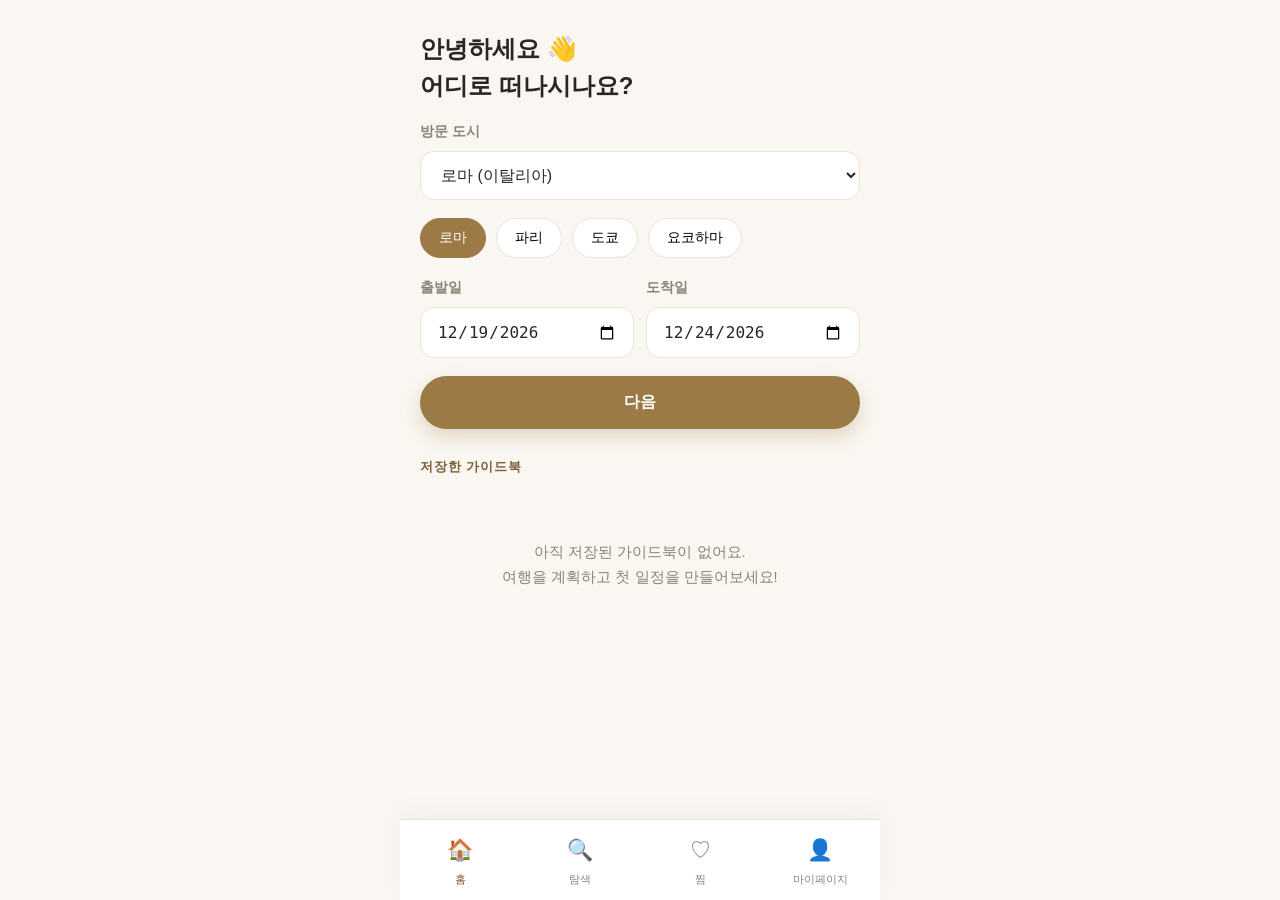
<file: index.html>
<!DOCTYPE html>
<html lang="ko">
<head>
  <meta charset="UTF-8" />
  <meta name="viewport" content="width=device-width, initial-scale=1.0" />
  <title>홈 · 세계 유명도시 여행 가이드북</title>
  <link rel="manifest" href="./manifest.webmanifest" />
  <meta name="theme-color" content="#9c7a45" />
  <link rel="icon" href="./icons/icon.svg" type="image/svg+xml" />
  <link rel="apple-touch-icon" href="./icons/apple-touch-icon.png" />
  <meta name="apple-mobile-web-app-capable" content="yes" />
  <meta name="apple-mobile-web-app-status-bar-style" content="black-translucent" />
  <meta name="apple-mobile-web-app-title" content="여행가이드북" />
  <link rel="stylesheet" href="./css/style.css" />
</head>
<body>
  <main class="screen">
    <h2 style="margin:6px 0 18px;">안녕하세요 👋<br />어디로 떠나시나요?</h2>

    <form id="trip-form">
      <div class="field">
        <label for="city-select">방문 도시</label>
        <select id="city-select" required></select>
      </div>

      <div class="chip-row" id="city-chips"></div>

      <div class="field-row">
        <div class="field">
          <label for="start-date">출발일</label>
          <input type="date" id="start-date" required />
        </div>
        <div class="field">
          <label for="end-date">도착일</label>
          <input type="date" id="end-date" required />
        </div>
      </div>

      <button type="submit" class="btn-primary">다음</button>
    </form>

    <div class="section-title">저장한 가이드북</div>
    <div id="saved-trips"></div>
  </main>

  <nav class="bottom-nav">
    <a href="index.html" class="nav-item"><span>🏠</span><span>홈</span></a>
    <a href="explore.html" class="nav-item" data-trip-aware><span>🔍</span><span>탐색</span></a>
    <a href="favorites.html" class="nav-item" data-trip-aware><span>♡</span><span>찜</span></a>
    <a href="mypage.html" class="nav-item"><span>👤</span><span>마이페이지</span></a>
  </nav>

  <script src="./js/storage.js"></script>
  <script src="./js/cities-data.js"></script>
  <script src="./js/app.js"></script>
  <script>
    const citySelect = document.getElementById('city-select');
    const cityChips = document.getElementById('city-chips');
    const startInput = document.getElementById('start-date');
    const endInput = document.getElementById('end-date');
    const savedTripsEl = document.getElementById('saved-trips');

    function todayPlus(days) {
      const d = new Date();
      d.setDate(d.getDate() + days);
      return d.toISOString().slice(0, 10);
    }
    startInput.value = todayPlus(14);
    endInput.value = todayPlus(19);

    const cities = CITIES;
    citySelect.innerHTML = cities
      .map((c) => `<option value="${c.id}" data-name="${c.name}">${c.name} (${c.country})</option>`)
      .join('');

    cityChips.innerHTML = cities
      .map((c, i) => `<button type="button" class="chip${i === 0 ? ' active' : ''}" data-city="${c.id}">${c.name}</button>`)
      .join('');

    cityChips.addEventListener('click', (e) => {
      const btn = e.target.closest('.chip');
      if (!btn) return;
      citySelect.value = btn.dataset.city;
      cityChips.querySelectorAll('.chip').forEach((c) => c.classList.remove('active'));
      btn.classList.add('active');
    });

    citySelect.addEventListener('change', () => {
      cityChips.querySelectorAll('.chip').forEach((c) => {
        c.classList.toggle('active', c.dataset.city === citySelect.value);
      });
    });

    // 같은 도시 + 같은 날짜로 다시 "다음"을 누르면 새로 만들지 않고 기존 것을 이어서 연다.
    function findExistingTrip(city, startDate, endDate) {
      return getTrips().find(
        (t) => t.city === city && t.startDate === startDate && t.endDate === endDate
      );
    }

    document.getElementById('trip-form').addEventListener('submit', (e) => {
      e.preventDefault();
      if (endInput.value < startInput.value) {
        alert('도착일은 출발일 이후여야 합니다.');
        return;
      }
      const opt = citySelect.selectedOptions[0];
      const city = citySelect.value;
      const startDate = startInput.value;
      const endDate = endInput.value;

      const existing = findExistingTrip(city, startDate, endDate);
      if (existing) {
        setCurrentTripId(existing.id);
        location.href = `explore.html?trip=${existing.id}`;
        return;
      }

      const trip = createTrip({
        city,
        cityName: opt.dataset.name,
        startDate,
        endDate,
      });
      location.href = `explore.html?trip=${trip.id}`;
    });

    // 찜한 곳이 하나도 없고 일정도 안 만든, 그냥 "다음"만 눌러본 빈 계획은
    // 홈 화면 목록에 쌓이지 않게 걸러낸다. (완전히 지워지는 건 아니라서
    // 마이페이지에서는 계속 보이고, 필요하면 거기서 삭제할 수 있다.)
    function renderSavedTrips() {
      const trips = getTrips().filter((t) => t.favorites.length > 0 || t.days.length > 0);
      if (!trips.length) {
        savedTripsEl.innerHTML = '<p class="empty-state">아직 저장된 가이드북이 없어요.<br />여행을 계획하고 첫 일정을 만들어보세요!</p>';
        return;
      }
      savedTripsEl.innerHTML = trips
        .map(
          (t) => `
        <div class="trip-card">
          <a href="itinerary.html?trip=${t.id}" style="display:block;">
            <div class="trip-card-title">${t.cityName} ${t.days.length ? '' : '(계획 중)'}</div>
            <div class="trip-card-dates">${t.startDate} ~ ${t.endDate} · 찜 ${t.favorites.length}곳</div>
          </a>
          <div class="trip-card-actions">
            <a href="itinerary.html?trip=${t.id}">열기</a>
            <button data-delete="${t.id}">삭제</button>
          </div>
        </div>`
        )
        .join('');
    }

    savedTripsEl.addEventListener('click', (e) => {
      const deleteBtn = e.target.closest('[data-delete]');
      if (!deleteBtn) return;
      if (confirm('이 가이드북을 정말 지울까요?')) {
        deleteTrip(deleteBtn.dataset.delete);
        renderSavedTrips();
        toast('가이드북을 삭제했어요');
      }
    });

    renderSavedTrips();
  </script>
</body>
</html>
</file>
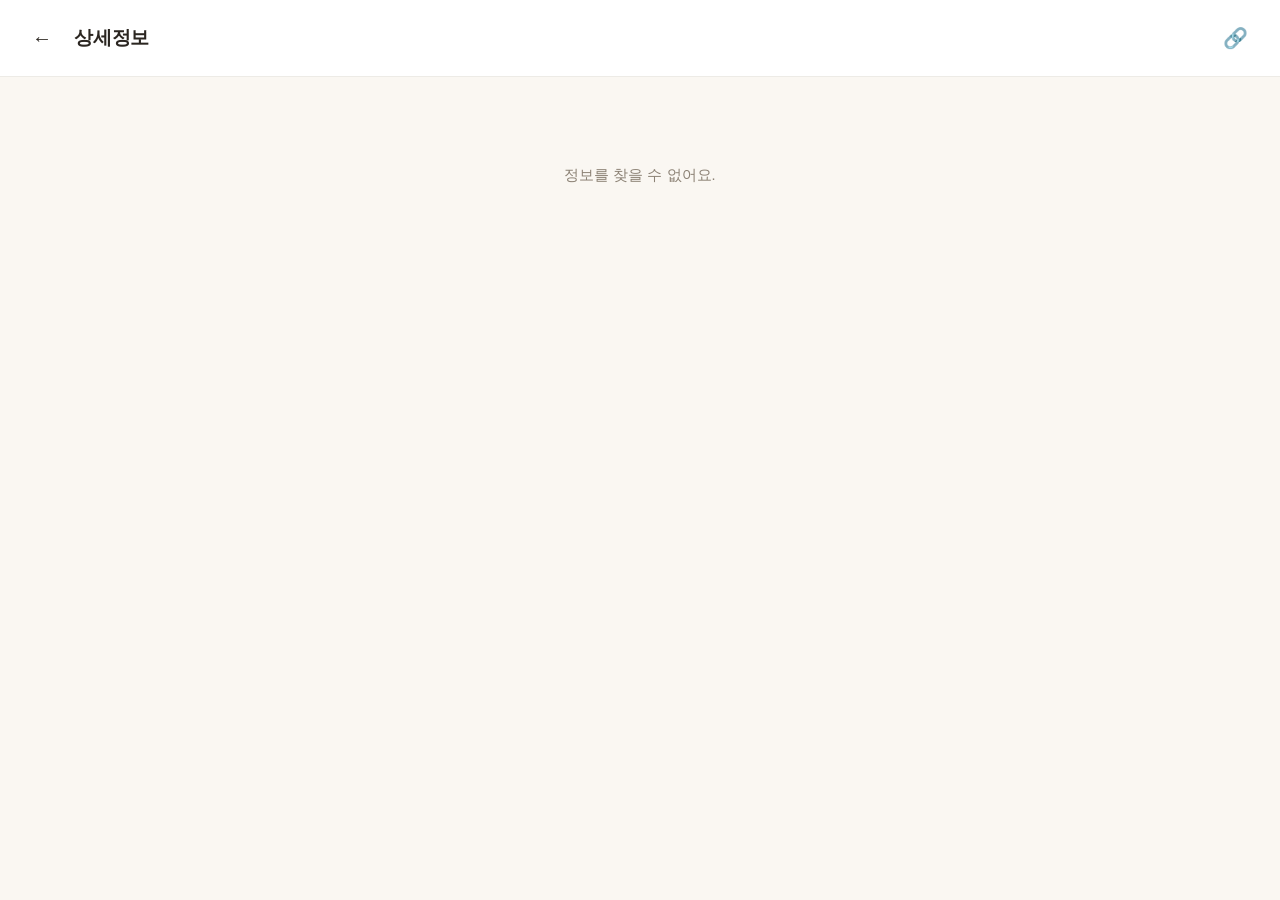
<file: detail.html>
<!DOCTYPE html>
<html lang="ko">
<head>
  <meta charset="UTF-8" />
  <meta name="viewport" content="width=device-width, initial-scale=1.0" />
  <title>상세정보 · 세계 유명도시 여행 가이드북</title>
  <link rel="manifest" href="./manifest.webmanifest" />
  <meta name="theme-color" content="#9c7a45" />
  <link rel="icon" href="./icons/icon.svg" type="image/svg+xml" />
  <link rel="apple-touch-icon" href="./icons/apple-touch-icon.png" />
  <meta name="apple-mobile-web-app-capable" content="yes" />
  <meta name="apple-mobile-web-app-status-bar-style" content="black-translucent" />
  <meta name="apple-mobile-web-app-title" content="여행가이드북" />
  <link rel="stylesheet" href="./css/style.css" />
</head>
<body class="no-nav">
  <header class="topbar">
    <button class="icon-btn" onclick="history.back()" aria-label="뒤로">←</button>
    <h1 class="topbar-title" id="page-title">상세정보</h1>
    <button class="icon-btn" id="share-btn" aria-label="공유">🔗</button>
  </header>

  <main class="screen" id="content"></main>

  <script src="./js/storage.js"></script>
  <script src="./js/data.js"></script>
  <script src="./js/export.js"></script>
  <script src="./js/ramen-data.js"></script>
  <script src="./js/app.js"></script>
  <script>
    const tripId = qs('trip');
    const type = qs('type');
    const id = qs('id');
    const trip = getTrip(tripId);
    const content = document.getElementById('content');

    if (!trip || !type || !id) {
      content.innerHTML = '<p class="empty-state">정보를 찾을 수 없어요.</p>';
    } else {
      document.getElementById('share-btn').addEventListener('click', async () => {
        await copyShareLink();
        toast('링크가 복사되었어요');
      });

      findPlace(type, id).then((place) => {
        if (!place) {
          content.innerHTML = '<p class="empty-state">해당 장소 정보를 찾을 수 없어요.</p>';
          return;
        }

        document.getElementById('page-title').textContent = TYPE_LABEL[type];

        function renderRamenDetail() {
          const fav = isFavorite(trip, 'ramen', id);
          const nickname = place.showNickname && place.recommenderNickname ? `${place.recommenderNickname}님 추천` : '익명 오타쿠 추천';
          const stale = isStaleVisit(place.lastVisited);

          content.innerHTML = `
            <div class="detail-hero">${TYPE_ICON.ramen}</div>
            <h2 class="detail-title">${place.nameKo}</h2>
            <div class="detail-meta">
              <span>${place.nameJa || ''}</span>
            </div>
            <div class="detail-meta">
              <span class="badge">${place.genre || ''}</span>
              <span>${place.priceRange || ''}</span>
              ${place.waiting ? `<span>웨이팅 ${place.waiting}</span>` : ''}
              ${place.seatType ? `<span>${place.seatType}</span>` : ''}
            </div>
            <div class="detail-meta">
              <span class="badge badge-rec">${nickname}</span>
              ${stale ? '<span class="badge badge-warn">정보 확인 필요 (최근 1년 내 방문 정보 아님)</span>' : ''}
            </div>

            <div class="section-title">맛 정보</div>
            <p class="detail-desc" style="margin-bottom:8px;">짠맛 ${barIndicator(place.saltiness)}</p>
            <p class="detail-desc">진한맛 ${barIndicator(place.richness)}</p>

            ${place.recommendedMenu ? `<div class="section-title">추천 메뉴</div><p class="detail-desc">${place.recommendedMenu}</p>` : ''}
            ${place.comment ? `<div class="section-title">한 줄 평</div><p class="detail-desc">${place.comment}</p>` : ''}
            ${place.otakuTip ? `<div class="section-title">오타쿠 팁</div><p class="detail-desc">${place.otakuTip}</p>` : ''}

            <div class="section-title">이용 정보</div>
            <p class="detail-desc">
              ${place.orderPayment ? `주문/결제: ${place.orderPayment}<br />` : ''}
              ${place.hours ? `영업시간: ${place.hours}<br />` : ''}
              ${place.lastVisited ? `마지막 방문: ${place.lastVisited}` : ''}
            </p>

            <div style="display:flex;flex-direction:column;gap:10px;margin-top:8px;">
              ${place.mapUrl ? `<a class="btn-secondary" href="${place.mapUrl}" target="_blank" rel="noopener">🗺️ 구글맵으로 열기</a>` : ''}
              <button id="copy-name-btn" class="btn-outline">🇯🇵 일본어 가게명 복사</button>
              <button id="fav-toggle" class="btn-primary">
                ${fav ? '♥ 찜 목록에서 제거' : '♡ 찜 목록에 추가'}
              </button>
            </div>
          `;

          document.getElementById('copy-name-btn').addEventListener('click', async () => {
            try {
              await navigator.clipboard.writeText(place.nameJa || '');
              toast('일본어 가게명을 복사했어요');
            } catch {
              toast('복사에 실패했어요');
            }
          });
          document.getElementById('fav-toggle').addEventListener('click', () => {
            toggleFavorite(trip, 'ramen', id);
            toast(isFavorite(trip, 'ramen', id) ? '찜 목록에 추가했어요' : '찜 목록에서 제거했어요');
            renderRamenDetail();
          });
        }

        if (type === 'ramen') {
          renderRamenDetail();
          return;
        }

        function badgeText() {
          if (type === 'lodging') return `${place.priceTier} · ${place.pricePerNight.toLocaleString()}원/박`;
          if (type === 'restaurant') return `${place.genre} · ${place.capacity}`;
          return place.category;
        }

        function renderReviews() {
          if (!place.reviews || !place.reviews.length) return '<p class="empty-state">아직 등록된 후기가 없어요.</p>';
          return place.reviews
            .map(
              (r) => `
            <div class="review-card">
              <div class="review-header">
                <span>${r.author} · ${r.date}</span>
                ${r.verified ? '<span class="verified-badge">✅ 실방문 인증</span>' : ''}
              </div>
              <div class="review-content">${r.content}</div>
            </div>`
            )
            .join('');
        }

        function render() {
          const fav = isFavorite(trip, type, id);
          content.innerHTML = `
            <div class="detail-hero">${TYPE_ICON[type]}</div>
            <h2 class="detail-title">${place.name}</h2>
            <div class="detail-meta">
              <span class="badge">${badgeText()}</span>
              &nbsp;★ ${place.rating} (후기 ${place.reviewCount})
            </div>
            <p class="detail-desc">${place.description}</p>

            <div class="section-title">실제 방문자 리뷰 (광고 아님)</div>
            ${renderReviews()}

            <button id="fav-toggle" class="btn-primary" style="margin-top:16px;">
              ${fav ? '♥ 찜 목록에서 제거' : '♡ 찜 목록에 추가'}
            </button>
          `;
          document.getElementById('fav-toggle').addEventListener('click', () => {
            toggleFavorite(trip, type, id);
            toast(isFavorite(trip, type, id) ? '찜 목록에 추가했어요' : '찜 목록에서 제거했어요');
            render();
          });
        }

        render();
      });
    }
  </script>
</body>
</html>
</file>
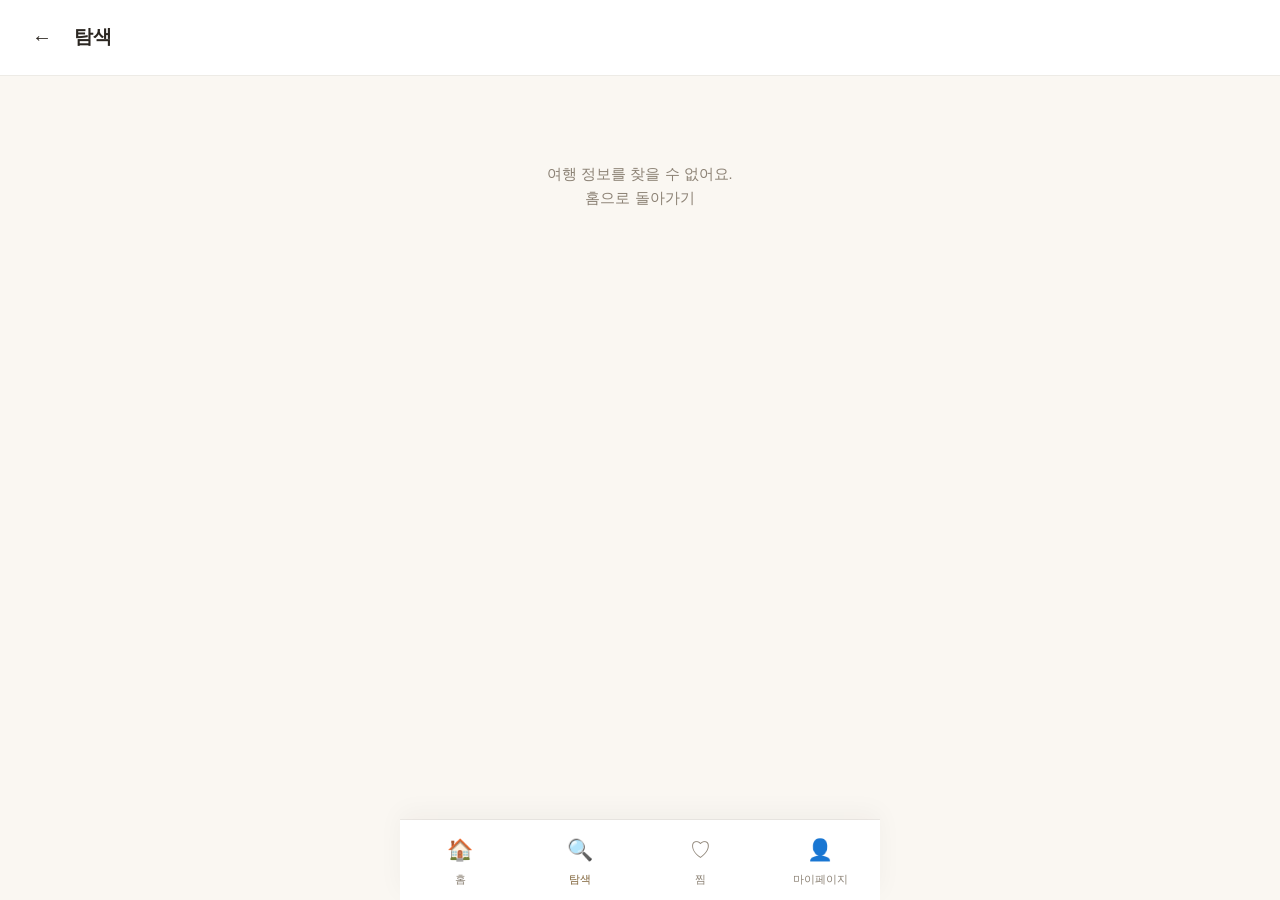
<file: explore.html>
<!DOCTYPE html>
<html lang="ko">
<head>
  <meta charset="UTF-8" />
  <meta name="viewport" content="width=device-width, initial-scale=1.0" />
  <title>탐색 · 세계 유명도시 여행 가이드북</title>
  <link rel="manifest" href="./manifest.webmanifest" />
  <meta name="theme-color" content="#9c7a45" />
  <link rel="icon" href="./icons/icon.svg" type="image/svg+xml" />
  <link rel="apple-touch-icon" href="./icons/apple-touch-icon.png" />
  <meta name="apple-mobile-web-app-capable" content="yes" />
  <meta name="apple-mobile-web-app-status-bar-style" content="black-translucent" />
  <meta name="apple-mobile-web-app-title" content="여행가이드북" />
  <link rel="stylesheet" href="./css/style.css" />
</head>
<body>
  <header class="topbar">
    <button class="icon-btn" onclick="history.back()" aria-label="뒤로">←</button>
    <div>
      <h1 class="topbar-title" id="trip-title">탐색</h1>
      <div class="topbar-sub" id="trip-sub"></div>
    </div>
  </header>

  <main class="screen">
    <div class="tabs">
      <button class="tab-btn" data-tab="lodging">숙소</button>
      <button class="tab-btn" data-tab="restaurant">맛집</button>
      <button class="tab-btn" data-tab="attraction">명소</button>
      <button class="tab-btn" data-tab="ramen">라멘</button>
    </div>

    <div class="filter-bar" id="filter-bar"></div>

    <div id="place-list"></div>
  </main>

  <nav class="bottom-nav">
    <a href="index.html" class="nav-item"><span>🏠</span><span>홈</span></a>
    <a href="explore.html" class="nav-item" data-trip-aware><span>🔍</span><span>탐색</span></a>
    <a href="favorites.html" class="nav-item" data-trip-aware><span>♡</span><span>찜</span></a>
    <a href="mypage.html" class="nav-item"><span>👤</span><span>마이페이지</span></a>
  </nav>

  <script src="./js/storage.js"></script>
  <script src="./js/data.js"></script>
  <script src="./js/filter.js"></script>
  <script src="./js/ramen-data.js"></script>
  <script src="./js/app.js"></script>
  <script>
    const tripId = qs('trip');
    const trip = getTrip(tripId);

    if (!trip) {
      document.querySelector('main').innerHTML =
        '<p class="empty-state">여행 정보를 찾을 수 없어요.<br /><a href="index.html">홈으로 돌아가기</a></p>';
    } else {
    document.getElementById('trip-title').textContent = `${trip.cityName} 탐색`;
    document.getElementById('trip-sub').textContent = formatDateRange(trip.startDate, trip.endDate);

    const FILTERS = {
      lodging: [
        { key: 'tier', label: '전체 등급', options: ['럭셔리', '고급', '일반', '가성비'] },
      ],
      restaurant: [
        { key: 'genre', label: '전체 장르', options: ['한식', '양식', '일식', '카페'] },
        { key: 'capacity', label: '전체 인원', options: ['1-2인', '3-4인', '5인 이상'] },
      ],
      attraction: [
        { key: 'category', label: '전체 카테고리', options: ['역사', '자연경관', '체험시설'] },
      ],
      ramen: [
        { key: 'genre', label: '전체 종류', options: [...new Set(RAMEN_SHOPS.map((r) => r.genre).filter(Boolean))] },
        { key: 'capacity', label: '전체 인원', options: ['1-2인', '3-4인', '5인 이상'] },
        { key: 'waiting', label: '전체 웨이팅', options: [...new Set(RAMEN_SHOPS.map((r) => r.waiting).filter(Boolean))] },
        { key: 'seatType', label: '전체 좌석', options: [...new Set(RAMEN_SHOPS.map((r) => r.seatType).filter(Boolean))] },
      ],
    };

    const DATA_FILE = { lodging: 'lodgings', restaurant: 'restaurants', attraction: 'attractions' };
    const SAMPLE_TYPES = new Set(['lodging', 'restaurant', 'attraction']);

    let currentTab = qs('tab') || 'lodging';
    const filterState = { lodging: {}, restaurant: {}, attraction: {}, ramen: {} };

    const tabButtons = document.querySelectorAll('.tab-btn');
    const filterBar = document.getElementById('filter-bar');
    const placeList = document.getElementById('place-list');

    function renderTabs() {
      tabButtons.forEach((btn) => btn.classList.toggle('active', btn.dataset.tab === currentTab));
    }

    function renderFilterBar() {
      const defs = FILTERS[currentTab].filter((f) => f.options.length > 0);
      filterBar.innerHTML = defs
        .map(
          (f) => `
        <select data-key="${f.key}">
          <option value="all">${f.label}</option>
          ${f.options.map((o) => `<option value="${o}">${o}</option>`).join('')}
        </select>`
        )
        .join('');
    }

    function renderRamenList() {
      if (!RAMEN_SHOPS.length) {
        placeList.innerHTML = '<p class="empty-state">🍜 아직 기록한 라멘집이 없어요.<br />다녀온 라멘집을 기록해두면 여기에 채워집니다.</p>';
        return;
      }
      const params = { city: trip.city, ...filterState.ramen };
      const filtered = filterRamen(RAMEN_SHOPS, params);
      if (!filtered.length) {
        placeList.innerHTML = '<p class="empty-state">조건에 맞는 라멘집이 없어요. 필터를 조정해보세요.</p>';
        return;
      }
      placeList.innerHTML = filtered
        .map((item) => {
          const fav = isFavorite(trip, 'ramen', item.id);
          const nickname = item.showNickname && item.recommenderNickname ? item.recommenderNickname : '익명 오타쿠';
          const stale = isStaleVisit(item.lastVisited);
          return `
          <div class="place-card" data-id="${item.id}">
            <div class="place-thumb">${TYPE_ICON.ramen}</div>
            <div class="place-info" data-open="${item.id}">
              <p class="place-name">${item.nameKo} <span style="color:var(--color-text-muted);font-weight:400;">${item.nameJa || ''}</span></p>
              <div class="place-meta">
                <span class="badge">${item.genre || ''}</span>
                <span>${item.priceRange || ''}</span>
                ${item.waiting ? `<span>웨이팅 ${item.waiting}</span>` : ''}
                ${stale ? '<span class="badge badge-warn">정보 확인 필요</span>' : ''}
              </div>
              <div class="place-meta" style="margin-top:4px;">
                <span>짠맛 ${barIndicator(item.saltiness)}</span>
                <span>진한맛 ${barIndicator(item.richness)}</span>
              </div>
              <div class="place-meta" style="margin-top:4px;">
                <span class="badge badge-rec">${nickname}님 추천</span>
              </div>
            </div>
            <button class="fav-btn" data-fav="${item.id}" aria-label="찜하기">${fav ? '♥' : '♡'}</button>
          </div>`;
        })
        .join('');
    }

    async function renderList() {
      if (currentTab === 'ramen') {
        renderRamenList();
        return;
      }

      const list = await loadData(DATA_FILE[currentTab]);
      const params = { city: trip.city, ...filterState[currentTab] };
      let filtered = [];
      if (currentTab === 'lodging') filtered = filterLodgings(list, params);
      if (currentTab === 'restaurant') filtered = filterRestaurants(list, params);
      if (currentTab === 'attraction') filtered = filterAttractions(list, params);

      if (!filtered.length) {
        placeList.innerHTML = '<p class="empty-state">조건에 맞는 장소가 없어요. 필터를 조정해보세요.</p>';
        return;
      }

      placeList.innerHTML = filtered
        .map((item) => {
          const fav = isFavorite(trip, currentTab, item.id);
          const badge =
            currentTab === 'lodging'
              ? item.priceTier
              : currentTab === 'restaurant'
              ? `${item.genre} · ${item.capacity}`
              : item.category;
          return `
          <div class="place-card" data-id="${item.id}">
            <div class="place-thumb">${TYPE_ICON[currentTab]}</div>
            <div class="place-info" data-open="${item.id}">
              <p class="place-name">${item.name} ${SAMPLE_TYPES.has(currentTab) ? '<span class="sample-tag">샘플 데이터</span>' : ''}</p>
              <div class="place-meta">
                <span class="badge">${badge}</span>
                <span>★ ${item.rating} (${item.reviewCount})</span>
              </div>
            </div>
            <button class="fav-btn" data-fav="${item.id}" aria-label="찜하기">${fav ? '♥' : '♡'}</button>
          </div>`;
        })
        .join('');
    }

    filterBar.addEventListener('change', (e) => {
      const key = e.target.dataset.key;
      filterState[currentTab][key] = e.target.value;
      renderList();
    });

    tabButtons.forEach((btn) => {
      btn.addEventListener('click', () => {
        currentTab = btn.dataset.tab;
        renderTabs();
        renderFilterBar();
        renderList();
      });
    });

    placeList.addEventListener('click', (e) => {
      const favBtn = e.target.closest('[data-fav]');
      if (favBtn) {
        toggleFavorite(trip, currentTab, favBtn.dataset.fav);
        renderList();
        return;
      }
      const open = e.target.closest('[data-open]');
      if (open) {
        location.href = `detail.html?trip=${trip.id}&type=${currentTab}&id=${open.dataset.open}`;
      }
    });

    renderTabs();
    renderFilterBar();
    renderList();
    }
  </script>
</body>
</html>
</file>
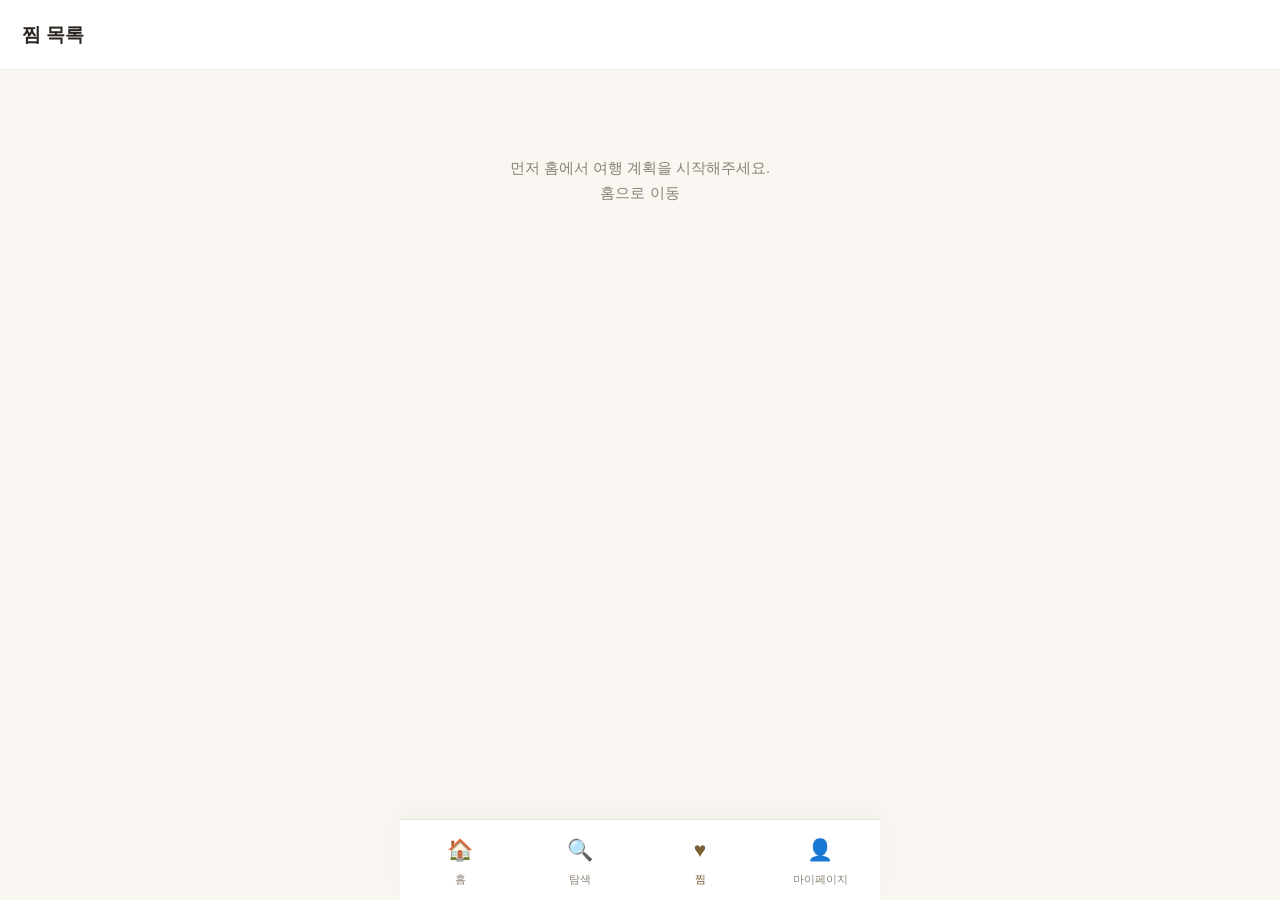
<file: favorites.html>
<!DOCTYPE html>
<html lang="ko">
<head>
  <meta charset="UTF-8" />
  <meta name="viewport" content="width=device-width, initial-scale=1.0" />
  <title>찜 목록 · 세계 유명도시 여행 가이드북</title>
  <link rel="manifest" href="./manifest.webmanifest" />
  <meta name="theme-color" content="#9c7a45" />
  <link rel="icon" href="./icons/icon.svg" type="image/svg+xml" />
  <link rel="apple-touch-icon" href="./icons/apple-touch-icon.png" />
  <meta name="apple-mobile-web-app-capable" content="yes" />
  <meta name="apple-mobile-web-app-status-bar-style" content="black-translucent" />
  <meta name="apple-mobile-web-app-title" content="여행가이드북" />
  <link rel="stylesheet" href="./css/style.css" />
</head>
<body>
  <header class="topbar">
    <h1 class="topbar-title" id="page-title">찜 목록</h1>
  </header>

  <main class="screen" id="content"></main>

  <nav class="bottom-nav">
    <a href="index.html" class="nav-item"><span>🏠</span><span>홈</span></a>
    <a href="explore.html" class="nav-item" data-trip-aware><span>🔍</span><span>탐색</span></a>
    <a href="favorites.html" class="nav-item" data-trip-aware><span>♥</span><span>찜</span></a>
    <a href="mypage.html" class="nav-item"><span>👤</span><span>마이페이지</span></a>
  </nav>

  <script src="./js/storage.js"></script>
  <script src="./js/data.js"></script>
  <script src="./js/ramen-data.js"></script>
  <script src="./js/resolve.js"></script>
  <script src="./js/app.js"></script>
  <script>
    const tripId = qs('trip') || getCurrentTripId();
    const trip = getTrip(tripId);
    const content = document.getElementById('content');

    if (!trip) {
      content.innerHTML = '<p class="empty-state">먼저 홈에서 여행 계획을 시작해주세요.<br /><a href="index.html">홈으로 이동</a></p>';
    } else {
      document.getElementById('page-title').textContent = `${trip.cityName} 찜 목록`;
      renderFavorites();
    }

    async function renderFavorites() {
      const resolved = await resolveFavorites(trip);
      const groups = [
        { type: 'lodging', label: '숙소', items: resolved.lodgings },
        { type: 'restaurant', label: '맛집', items: resolved.restaurants },
        { type: 'attraction', label: '명소', items: resolved.attractions },
        { type: 'ramen', label: '라멘', items: resolved.ramens },
      ];

      if (!trip.favorites.length) {
        content.innerHTML = `
          <p class="empty-state">아직 찜한 장소가 없어요.<br />탐색 화면에서 마음에 드는 곳을 찜해보세요.</p>
          <a href="explore.html?trip=${trip.id}" class="btn-primary" style="margin-top:10px;display:block;text-align:center;">탐색하러 가기</a>
        `;
        return;
      }

      content.innerHTML = groups
        .map((g) => {
          if (!g.items.length) return '';
          return `
            <div class="section-title">${g.label} (${g.items.length})</div>
            ${g.items
              .map((item) => {
                const meta = g.type === 'ramen'
                  ? `<span class="badge">${item.genre || ''}</span><span>${item.priceRange || ''}</span>`
                  : `<span>★ ${item.rating} (${item.reviewCount})</span>`;
                const name = g.type === 'ramen' ? item.nameKo : item.name;
                return `
              <div class="place-card" data-type="${g.type}" data-id="${item.id}">
                <div class="place-thumb">${TYPE_ICON[g.type]}</div>
                <div class="place-info" data-open="${item.id}" data-type-open="${g.type}">
                  <p class="place-name">${name}</p>
                  <div class="place-meta">${meta}</div>
                </div>
                <button class="fav-btn" data-remove="${item.id}" data-type-remove="${g.type}" aria-label="찜 해제">♥</button>
              </div>`;
              })
              .join('')}
          `;
        })
        .join('');
    }

    content.addEventListener('click', (e) => {
      const removeBtn = e.target.closest('[data-remove]');
      if (removeBtn) {
        toggleFavorite(trip, removeBtn.dataset.typeRemove, removeBtn.dataset.remove);
        toast('찜 목록에서 제거했어요');
        renderFavorites();
        return;
      }
      const open = e.target.closest('[data-open]');
      if (open) {
        location.href = `detail.html?trip=${trip.id}&type=${open.dataset.typeOpen}&id=${open.dataset.open}`;
      }
    });
  </script>
</body>
</html>
</file>
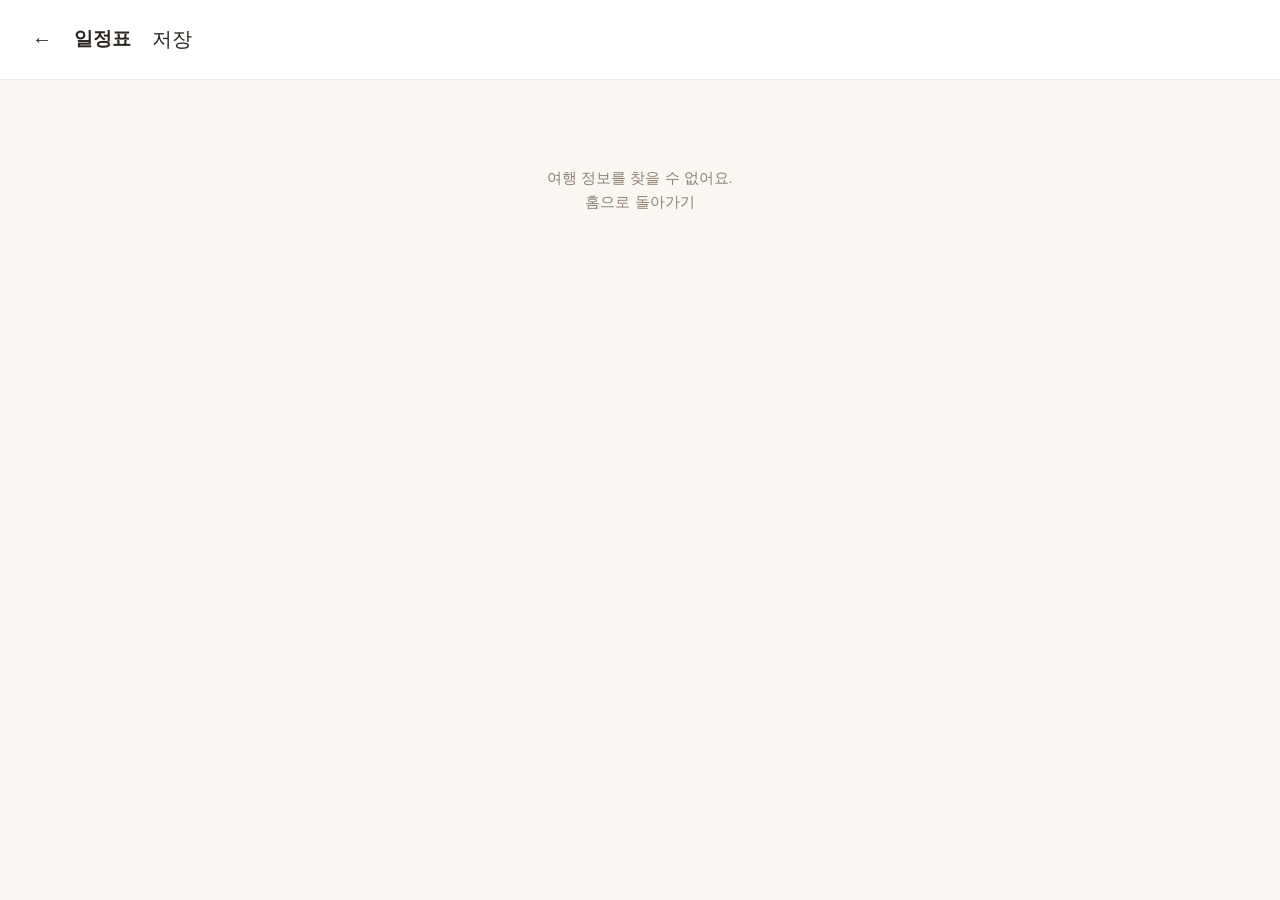
<file: itinerary.html>
<!DOCTYPE html>
<html lang="ko">
<head>
  <meta charset="UTF-8" />
  <meta name="viewport" content="width=device-width, initial-scale=1.0" />
  <title>일정표 · 세계 유명도시 여행 가이드북</title>
  <link rel="manifest" href="./manifest.webmanifest" />
  <meta name="theme-color" content="#9c7a45" />
  <link rel="icon" href="./icons/icon.svg" type="image/svg+xml" />
  <link rel="apple-touch-icon" href="./icons/apple-touch-icon.png" />
  <meta name="apple-mobile-web-app-capable" content="yes" />
  <meta name="apple-mobile-web-app-status-bar-style" content="black-translucent" />
  <meta name="apple-mobile-web-app-title" content="여행가이드북" />
  <link rel="stylesheet" href="./css/style.css" />
</head>
<body class="no-nav">
  <header class="topbar">
    <button class="icon-btn" onclick="history.back()" aria-label="뒤로">←</button>
    <div>
      <h1 class="topbar-title" id="trip-title">일정표</h1>
      <div class="topbar-sub" id="trip-sub"></div>
    </div>
    <button class="icon-btn" id="save-btn" aria-label="저장">저장</button>
  </header>

  <main class="screen" id="content"></main>

  <script src="./js/storage.js"></script>
  <script src="./js/data.js"></script>
  <script src="./js/ramen-data.js"></script>
  <script src="./js/resolve.js"></script>
  <script src="./js/scheduler.js"></script>
  <script src="./js/export.js"></script>
  <script src="./js/app.js"></script>
  <script>
    const tripId = qs('trip');
    const trip = getTrip(tripId);
    const content = document.getElementById('content');

    if (!trip) {
      content.innerHTML = '<p class="empty-state">여행 정보를 찾을 수 없어요.<br /><a href="index.html">홈으로 돌아가기</a></p>';
    } else {
    document.getElementById('trip-title').textContent = `${trip.cityName} 일정표`;
    document.getElementById('trip-sub').textContent = formatDateRange(trip.startDate, trip.endDate);
    document.getElementById('save-btn').addEventListener('click', () => {
      saveTrip(trip);
      toast('일정이 저장되었어요');
    });

    let activeDayIdx = 0;

    function poolItems(resolved) {
      const placed = placedIdsInDays(trip);
      const all = [
        ...resolved.attractions.map((p) => ({ ...p })),
        ...resolved.restaurants.map((p) => ({ ...p })),
        ...(resolved.ramens || []).map((p) => ({ ...p })),
      ];
      return all.filter((p) => !placed.has(`${p.type}:${p.id}`));
    }

    async function renderGenerateView() {
      const resolved = await resolveFavorites(trip);
      const favCount = trip.favorites.length;
      content.innerHTML = `
        <p style="font-size:14px;color:#6b7280;margin-bottom:16px;">
          찜하신 ${favCount}곳(숙소 ${resolved.lodgings.length} · 맛집 ${resolved.restaurants.length} · 명소 ${resolved.attractions.length} · 라멘 ${(resolved.ramens || []).length})으로
          하루 단위 일정표를 만들어드려요.
        </p>
        <button id="generate-btn" class="btn-primary" ${favCount ? '' : 'disabled'}>일정 생성하기</button>
        ${favCount ? '' : '<p class="empty-state">먼저 탐색 화면에서 마음에 드는 장소를 찜해주세요.</p>'}
        <a href="explore.html?trip=${trip.id}" class="btn-outline" style="margin-top:10px;display:block;text-align:center;">탐색하러 가기</a>
      `;
      document.getElementById('generate-btn')?.addEventListener('click', async () => {
        const btn = document.getElementById('generate-btn');
        btn.textContent = '일정을 만들고 있어요...';
        btn.disabled = true;
        const resolvedFresh = await resolveFavorites(trip);
        trip.days = generateItinerary(trip, resolvedFresh);
        saveTrip(trip);
        activeDayIdx = 0;
        renderScheduleView();
      });
    }

    async function renderScheduleView() {
      const resolved = await resolveFavorites(trip);
      const pool = poolItems(resolved);
      const day = trip.days[activeDayIdx];

      const dayTabs = trip.days
        .map((d, i) => `<button class="day-tab${i === activeDayIdx ? ' active' : ''}" data-day="${i}">Day${i + 1}</button>`)
        .join('');

      const items = day.items
        .map(
          (item, i) => `
        <div class="timeline-item">
          <span class="timeline-time">${item.time}</span>
          <span class="timeline-name">${TYPE_ICON[item.type]} ${item.name}</span>
          <span class="timeline-actions">
            <button data-move="up" data-idx="${i}" ${i === 0 ? 'disabled' : ''} aria-label="위로">▲</button>
            <button data-move="down" data-idx="${i}" ${i === day.items.length - 1 ? 'disabled' : ''} aria-label="아래로">▼</button>
            <button data-remove="${i}" aria-label="삭제">🗑</button>
          </span>
        </div>`
        )
        .join('') || '<p class="empty-state">이 날은 아직 일정이 없어요. 아래에서 항목을 추가해보세요.</p>';

      content.innerHTML = `
        <div class="day-tabs">${dayTabs}</div>
        ${day.lodging ? `<div class="lodging-note">🏨 숙소: ${day.lodging.name}</div>` : ''}
        <div id="timeline">${items}</div>

        <div class="add-item-row">
          <select id="pool-select" ${pool.length ? '' : 'disabled'}>
            ${pool.length ? pool.map((p) => `<option value="${p.type}:${p.id}">${TYPE_ICON[p.type]} ${p.name}</option>`).join('') : '<option>추가할 찜 항목이 없어요</option>'}
          </select>
          <button id="add-item-btn" class="btn-secondary" ${pool.length ? '' : 'disabled'}>+ 추가</button>
        </div>

        <button id="regenerate-btn" class="btn-outline" style="margin-bottom:20px;">🔁 일정 다시 생성하기</button>

        <div class="section-title">가이드북 내보내기</div>
        <div class="export-actions">
          <button id="export-image" class="btn-secondary">🖼️ 이미지로 저장</button>
          <button id="export-pdf" class="btn-secondary">📄 PDF로 내보내기</button>
          <button id="export-link" class="btn-secondary">🔗 링크 복사</button>
        </div>
      `;

      document.querySelectorAll('.day-tab').forEach((btn) => {
        btn.addEventListener('click', () => {
          activeDayIdx = Number(btn.dataset.day);
          renderScheduleView();
        });
      });

      document.getElementById('timeline').addEventListener('click', (e) => {
        const moveBtn = e.target.closest('[data-move]');
        if (moveBtn) {
          const idx = Number(moveBtn.dataset.idx);
          const dir = moveBtn.dataset.move === 'up' ? -1 : 1;
          const items = day.items;
          [items[idx], items[idx + dir]] = [items[idx + dir], items[idx]];
          reassignTimes(trip.days);
          saveTrip(trip);
          renderScheduleView();
          return;
        }
        const removeBtn = e.target.closest('[data-remove]');
        if (removeBtn) {
          day.items.splice(Number(removeBtn.dataset.remove), 1);
          reassignTimes(trip.days);
          saveTrip(trip);
          renderScheduleView();
        }
      });

      document.getElementById('add-item-btn')?.addEventListener('click', () => {
        const select = document.getElementById('pool-select');
        const [type, id] = select.value.split(':');
        const picked = pool.find((p) => p.type === type && p.id === id);
        if (!picked) return;
        day.items.push({ type, id, name: picked.name });
        reassignTimes(trip.days);
        saveTrip(trip);
        renderScheduleView();
      });

      document.getElementById('regenerate-btn').addEventListener('click', async () => {
        const resolvedFresh = await resolveFavorites(trip);
        trip.days = generateItinerary(trip, resolvedFresh);
        saveTrip(trip);
        activeDayIdx = 0;
        renderScheduleView();
        toast('일정을 새로 만들었어요');
      });

      document.getElementById('export-image').addEventListener('click', exportAsPrint);
      document.getElementById('export-pdf').addEventListener('click', () => {
        toast("인쇄 대화상자에서 'PDF로 저장'을 선택하세요");
        setTimeout(exportAsPrint, 400);
      });
      document.getElementById('export-link').addEventListener('click', async () => {
        await copyShareLink();
        toast('가이드북 링크가 복사되었어요');
      });
    }

    if (trip.days.length) {
      renderScheduleView();
    } else {
      renderGenerateView();
    }
    }
  </script>
</body>
</html>
</file>
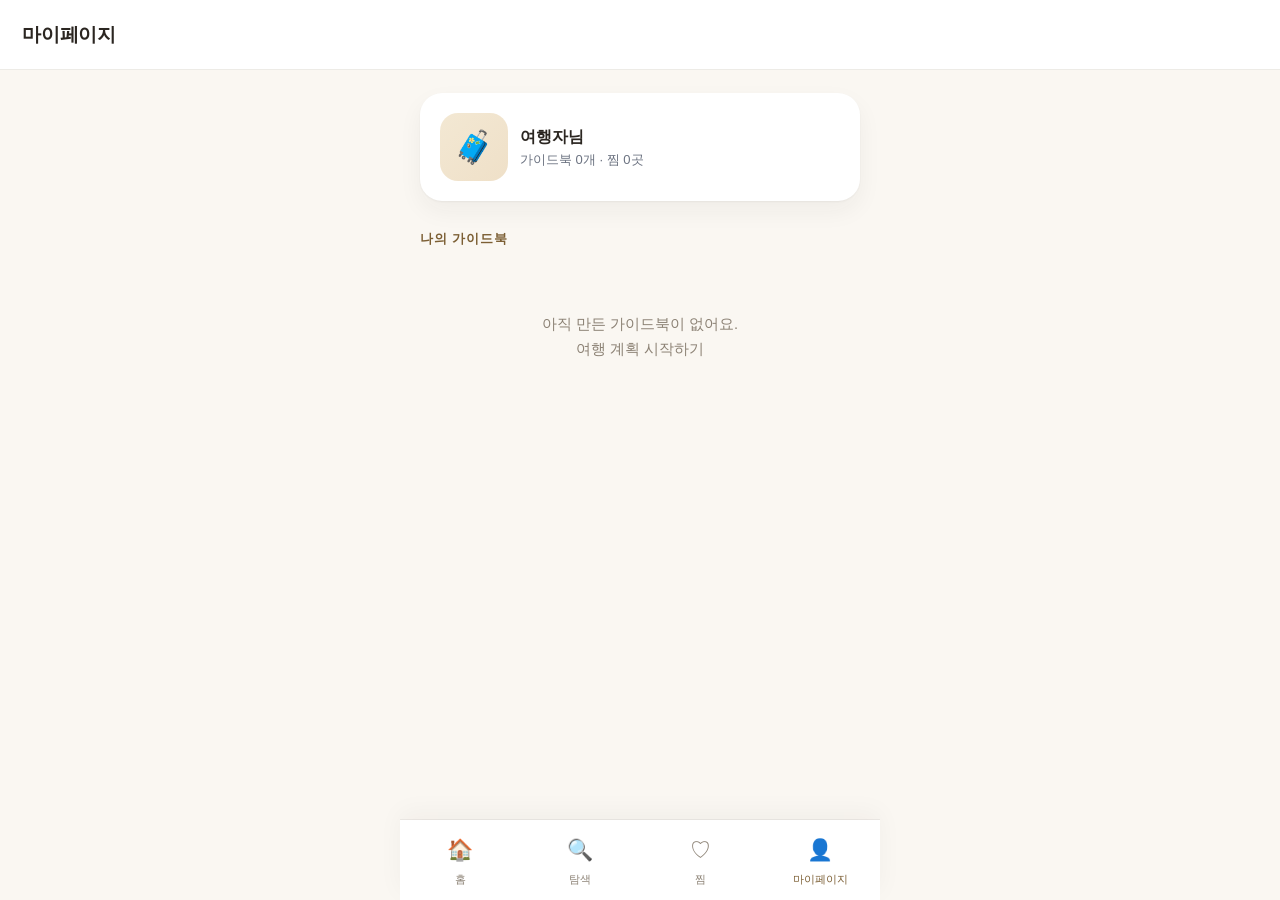
<file: mypage.html>
<!DOCTYPE html>
<html lang="ko">
<head>
  <meta charset="UTF-8" />
  <meta name="viewport" content="width=device-width, initial-scale=1.0" />
  <title>마이페이지 · 세계 유명도시 여행 가이드북</title>
  <link rel="manifest" href="./manifest.webmanifest" />
  <meta name="theme-color" content="#9c7a45" />
  <link rel="icon" href="./icons/icon.svg" type="image/svg+xml" />
  <link rel="apple-touch-icon" href="./icons/apple-touch-icon.png" />
  <meta name="apple-mobile-web-app-capable" content="yes" />
  <meta name="apple-mobile-web-app-status-bar-style" content="black-translucent" />
  <meta name="apple-mobile-web-app-title" content="여행가이드북" />
  <link rel="stylesheet" href="./css/style.css" />
</head>
<body>
  <header class="topbar">
    <h1 class="topbar-title">마이페이지</h1>
  </header>

  <main class="screen">
    <div class="card" style="display:flex;align-items:center;gap:12px;">
      <div class="place-thumb" style="font-size:32px;">🧳</div>
      <div>
        <p style="margin:0;font-weight:700;">여행자님</p>
        <p style="margin:0;font-size:13px;color:#6b7280;" id="fav-summary">찜 0곳</p>
      </div>
    </div>

    <div class="section-title">나의 가이드북</div>
    <div id="trip-list"></div>
  </main>

  <nav class="bottom-nav">
    <a href="index.html" class="nav-item"><span>🏠</span><span>홈</span></a>
    <a href="explore.html" class="nav-item" data-trip-aware><span>🔍</span><span>탐색</span></a>
    <a href="favorites.html" class="nav-item" data-trip-aware><span>♡</span><span>찜</span></a>
    <a href="mypage.html" class="nav-item"><span>👤</span><span>마이페이지</span></a>
  </nav>

  <script src="./js/storage.js"></script>
  <script src="./js/app.js"></script>
  <script>
    const tripListEl = document.getElementById('trip-list');
    const favSummaryEl = document.getElementById('fav-summary');

    function render() {
      const trips = getTrips();
      const totalFav = trips.reduce((sum, t) => sum + t.favorites.length, 0);
      favSummaryEl.textContent = `가이드북 ${trips.length}개 · 찜 ${totalFav}곳`;

      if (!trips.length) {
        tripListEl.innerHTML = '<p class="empty-state">아직 만든 가이드북이 없어요.<br /><a href="index.html">여행 계획 시작하기</a></p>';
        return;
      }

      tripListEl.innerHTML = trips
        .map(
          (t) => `
        <div class="trip-card">
          <div class="trip-card-title">${t.cityName}</div>
          <div class="trip-card-dates">${t.startDate} ~ ${t.endDate} · ${t.days.length ? '일정 완성' : '계획 중'} · 찜 ${t.favorites.length}곳</div>
          <div class="trip-card-actions">
            <a href="itinerary.html?trip=${t.id}" data-select="${t.id}">편집</a>
            <button data-share="${t.id}">공유</button>
            <button data-delete="${t.id}">삭제</button>
          </div>
        </div>`
        )
        .join('');
    }

    tripListEl.addEventListener('click', async (e) => {
      const selectLink = e.target.closest('[data-select]');
      if (selectLink) setCurrentTripId(selectLink.dataset.select);

      const shareBtn = e.target.closest('[data-share]');
      if (shareBtn) {
        const url = `${location.origin}${location.pathname.replace('mypage.html', 'itinerary.html')}?trip=${shareBtn.dataset.share}`;
        try {
          await navigator.clipboard.writeText(url);
        } catch {
          /* clipboard unavailable, still show toast */
        }
        toast('가이드북 링크가 복사되었어요');
      }

      const deleteBtn = e.target.closest('[data-delete]');
      if (deleteBtn) {
        if (confirm('이 가이드북을 삭제할까요?')) {
          deleteTrip(deleteBtn.dataset.delete);
          render();
          toast('가이드북을 삭제했어요');
        }
      }
    });

    render();
  </script>
</body>
</html>
</file>
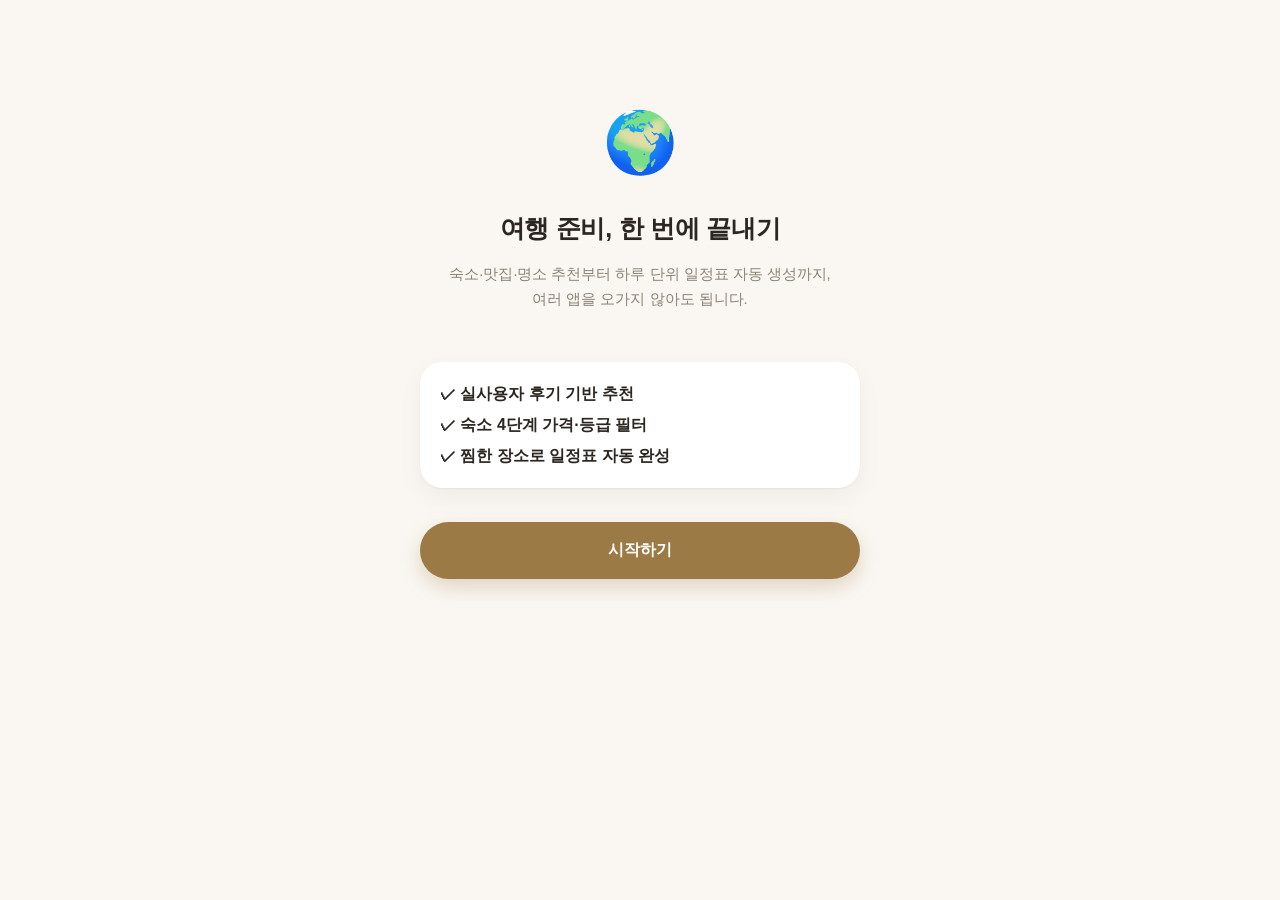
<file: onboarding.html>
<!DOCTYPE html>
<html lang="ko">
<head>
  <script>
    // 브라우저가 "설치 가능"으로 판단하면 이 이벤트가 아주 이른 시점에 발생하므로
    // 다른 스크립트보다 먼저 걸어둔다. 기본 배너는 막고, 우리 버튼으로 직접 띄운다.
    window.addEventListener('beforeinstallprompt', (e) => {
      e.preventDefault();
      window.__deferredInstallPrompt = e;
      window.dispatchEvent(new Event('pwa-install-available'));
    });
    window.addEventListener('appinstalled', () => {
      window.__deferredInstallPrompt = null;
      window.dispatchEvent(new Event('pwa-installed'));
    });
  </script>
  <meta charset="UTF-8" />
  <meta name="viewport" content="width=device-width, initial-scale=1.0" />
  <title>세계 유명도시 여행 가이드북</title>
  <link rel="manifest" href="./manifest.webmanifest" />
  <meta name="theme-color" content="#9c7a45" />
  <link rel="icon" href="./icons/icon.svg" type="image/svg+xml" />
  <link rel="apple-touch-icon" href="./icons/apple-touch-icon.png" />
  <meta name="apple-mobile-web-app-capable" content="yes" />
  <meta name="apple-mobile-web-app-status-bar-style" content="black-translucent" />
  <meta name="apple-mobile-web-app-title" content="여행가이드북" />
  <link rel="stylesheet" href="./css/style.css" />
</head>
<body class="no-nav">
  <main class="screen">
    <div class="onboarding-hero">
      <div class="emoji">🌍</div>
      <h1>여행 준비, 한 번에 끝내기</h1>
      <p>숙소·맛집·명소 추천부터 하루 단위 일정표 자동 생성까지,<br />여러 앱을 오가지 않아도 됩니다.</p>
    </div>

    <div class="card">
      <p style="margin:0 0 6px;font-weight:700;">✓ 실사용자 후기 기반 추천</p>
      <p style="margin:0 0 6px;font-weight:700;">✓ 숙소 4단계 가격·등급 필터</p>
      <p style="margin:0;font-weight:700;">✓ 찜한 장소로 일정표 자동 완성</p>
    </div>

    <a href="./index.html" class="btn-primary" style="margin-top:20px;">시작하기</a>
    <button id="install-btn" class="btn-outline" style="margin-top:12px;display:none;">📲 앱으로 설치하기</button>

    <div id="ios-install-hint" class="ios-hint" style="display:none;">
      <div class="ios-hint-row">
        <svg class="ios-share-icon" viewBox="0 0 24 24" width="20" height="20" fill="none" stroke="currentColor" stroke-width="2" stroke-linecap="round" stroke-linejoin="round">
          <path d="M12 16V4" />
          <path d="M7 9l5-5 5 5" />
          <rect x="5" y="12" width="14" height="8" rx="2" />
        </svg>
        <span>하단 공유 버튼을 눌러 <strong>홈 화면에 추가</strong>하세요</span>
      </div>
      <div class="ios-hint-arrow">⬇</div>
    </div>
  </main>

  <script src="./js/storage.js"></script>
  <script src="./js/app.js"></script>
  <script>
    function isIOS() {
      return /iPad|iPhone|iPod/.test(navigator.userAgent) && !window.MSStream;
    }
    function isSafariBrowser() {
      const ua = navigator.userAgent;
      return /^((?!chrome|android).)*safari/i.test(ua) && !/CriOS|FxiOS|EdgiOS|OPiOS/i.test(ua);
    }
    function isStandaloneDisplay() {
      return window.matchMedia('(display-mode: standalone)').matches || navigator.standalone === true;
    }

    const installBtn = document.getElementById('install-btn');
    const iosHint = document.getElementById('ios-install-hint');

    function showInstallButtonIfReady() {
      if (window.__deferredInstallPrompt) installBtn.style.display = 'inline-flex';
    }

    if (isStandaloneDisplay()) {
      // 이미 앱으로 설치되어 실행 중이면 설치 안내가 필요 없다
    } else if (isIOS() && isSafariBrowser()) {
      // 아이폰 사파리는 beforeinstallprompt 자체를 지원하지 않으므로
      // 공유 버튼으로 안내하는 문구를 대신 보여준다
      iosHint.style.display = 'block';
    } else {
      showInstallButtonIfReady();
      window.addEventListener('pwa-install-available', showInstallButtonIfReady);
      window.addEventListener('pwa-installed', () => {
        installBtn.style.display = 'none';
        toast('설치되었어요! 홈 화면에서 바로 열 수 있어요');
      });

      installBtn.addEventListener('click', async () => {
        const promptEvent = window.__deferredInstallPrompt;
        if (!promptEvent) return;
        installBtn.disabled = true;
        promptEvent.prompt();
        const { outcome } = await promptEvent.userChoice;
        window.__deferredInstallPrompt = null;
        installBtn.disabled = false;
        if (outcome !== 'accepted') installBtn.style.display = 'none';
      });
    }
  </script>
</body>
</html>
</file>
<file: css/style.css>
:root {
  --color-primary: #9c7a45;
  --color-primary-dark: #7c5f34;
  --color-primary-tint: #f3e8d3;
  --color-bg: #faf7f2;
  --color-surface: #ffffff;
  --color-text: #2b2621;
  --color-text-muted: #8c8275;
  --color-border: #ece4d6;
  --color-danger: #a1443f;
  --color-success: #5f8a52;
  --radius: 22px;
  --radius-sm: 14px;
  --gap: 14px;
  --shadow-card: 0 1px 2px rgba(43, 38, 33, 0.05), 0 10px 24px rgba(43, 38, 33, 0.05);
}

* { box-sizing: border-box; }

html {
  font-size: 16px;
}

html, body {
  margin: 0;
  height: 100%;
  background: var(--color-bg);
  color: var(--color-text);
  font-family: -apple-system, BlinkMacSystemFont, "Segoe UI", "Malgun Gothic", Roboto, sans-serif;
  line-height: 1.55;
  -webkit-font-smoothing: antialiased;
}

body {
  display: flex;
  flex-direction: column;
  min-height: 100vh;
  padding-bottom: 88px;
}

body.no-nav { padding-bottom: 32px; }

a { color: inherit; text-decoration: none; }

button {
  font-family: inherit;
  cursor: pointer;
}

.screen {
  flex: 1;
  width: 100%;
  max-width: 480px;
  margin: 0 auto;
  padding: 24px 20px;
}

/* Topbar */
.topbar {
  display: flex;
  align-items: center;
  gap: 12px;
  padding: 20px 22px;
  background: var(--color-surface);
  box-shadow: 0 1px 0 rgba(43, 38, 33, 0.06);
  position: sticky;
  top: 0;
  z-index: 5;
}

.topbar-title {
  margin: 0;
  font-size: 19px;
  font-weight: 700;
  letter-spacing: -0.01em;
  flex: 1;
}

.topbar-sub {
  font-size: 13.5px;
  color: var(--color-text-muted);
  margin-top: 2px;
}

.icon-btn {
  background: none;
  border: none;
  font-size: 20px;
  padding: 6px 10px;
  border-radius: 12px;
  color: var(--color-text);
}
.icon-btn:hover { background: var(--color-bg); }

/* Buttons */
.btn-primary, .btn-secondary, .btn-outline {
  display: inline-flex;
  align-items: center;
  justify-content: center;
  gap: 6px;
  border-radius: 999px;
  padding: 16px 24px;
  font-size: 16px;
  font-weight: 600;
  border: none;
  width: 100%;
  letter-spacing: -0.005em;
}

.btn-primary {
  background: var(--color-primary);
  color: #fff;
  box-shadow: 0 8px 20px rgba(156, 122, 69, 0.28);
}
.btn-primary:hover { background: var(--color-primary-dark); }
.btn-primary:disabled { background: #ddd0b8; box-shadow: none; cursor: not-allowed; }

.btn-secondary {
  background: var(--color-primary-tint);
  color: var(--color-primary-dark);
}

.btn-outline {
  background: transparent;
  border: 1.5px solid var(--color-border);
  color: var(--color-text);
}

.btn-danger-text {
  background: none;
  border: none;
  color: var(--color-danger);
  font-size: 13px;
  padding: 6px;
}

/* Cards */
.card {
  background: var(--color-surface);
  border-radius: var(--radius);
  box-shadow: var(--shadow-card);
  padding: 20px;
  margin-bottom: var(--gap);
}

.place-card {
  display: flex;
  gap: 14px;
  background: var(--color-surface);
  border-radius: var(--radius);
  box-shadow: var(--shadow-card);
  padding: 16px;
  margin-bottom: var(--gap);
  align-items: center;
}

.place-thumb {
  width: 68px;
  height: 68px;
  min-width: 68px;
  border-radius: 18px;
  display: flex;
  align-items: center;
  justify-content: center;
  font-size: 30px;
  background: linear-gradient(135deg, #f3e8d3, #efe0c8);
}

.place-info { flex: 1; min-width: 0; }
.place-name { font-weight: 700; font-size: 16px; margin: 0 0 6px; }
.place-meta { font-size: 13.5px; color: var(--color-text-muted); display: flex; gap: 8px; flex-wrap: wrap; align-items: center; }

.badge {
  display: inline-block;
  padding: 4px 11px;
  border-radius: 999px;
  background: var(--color-primary-tint);
  color: var(--color-primary-dark);
  font-size: 12px;
  font-weight: 600;
}

.badge-warn {
  background: #f6e3d9;
  color: #a1583f;
}

.badge-rec {
  background: #eef0e6;
  color: var(--color-success);
}

.sample-tag {
  display: inline-block;
  font-size: 10.5px;
  font-weight: 600;
  color: var(--color-text-muted);
  background: var(--color-bg);
  border: 1px solid var(--color-border);
  border-radius: 999px;
  padding: 1px 8px;
  vertical-align: middle;
  margin-left: 4px;
}

.fav-btn {
  background: none;
  border: none;
  font-size: 24px;
  color: var(--color-danger);
  padding: 4px;
}

/* Forms */
.field { margin-bottom: 18px; }
.field label {
  display: block;
  font-size: 13.5px;
  font-weight: 600;
  color: var(--color-text-muted);
  margin-bottom: 8px;
}
.field input, .field select {
  width: 100%;
  padding: 14px 16px;
  border-radius: var(--radius-sm);
  border: 1.5px solid var(--color-border);
  font-size: 16px;
  background: var(--color-surface);
  color: var(--color-text);
}
.field-row { display: flex; gap: 12px; }
.field-row .field { flex: 1; }

.chip-row {
  display: flex;
  gap: 10px;
  flex-wrap: wrap;
  margin-bottom: 20px;
}
.chip {
  padding: 10px 18px;
  border-radius: 999px;
  background: var(--color-surface);
  border: 1.5px solid var(--color-border);
  font-size: 13.5px;
  font-weight: 500;
}
.chip.active {
  background: var(--color-primary);
  color: #fff;
  border-color: var(--color-primary);
}

.section-title {
  font-size: 13px;
  font-weight: 700;
  text-transform: uppercase;
  letter-spacing: 0.07em;
  color: var(--color-primary-dark);
  margin: 28px 0 14px;
}

/* Tabs */
.tabs {
  display: flex;
  gap: 8px;
  margin-bottom: 18px;
}
.tab-btn {
  flex: 1;
  padding: 12px;
  border-radius: var(--radius-sm);
  border: 1.5px solid var(--color-border);
  background: var(--color-surface);
  font-size: 14.5px;
  font-weight: 600;
  color: var(--color-text-muted);
}
.tab-btn.active {
  background: var(--color-primary);
  color: #fff;
  border-color: var(--color-primary);
}

.filter-bar {
  display: flex;
  gap: 10px;
  margin-bottom: 18px;
  flex-wrap: wrap;
}
.filter-bar select {
  flex: 1;
  min-width: 100px;
  padding: 12px;
  border-radius: var(--radius-sm);
  border: 1.5px solid var(--color-border);
  background: var(--color-surface);
  font-size: 13.5px;
  color: var(--color-text);
}

.empty-state {
  text-align: center;
  color: var(--color-text-muted);
  padding: 48px 16px;
  font-size: 14.5px;
  line-height: 1.7;
}

/* Bottom nav */
.bottom-nav {
  position: fixed;
  bottom: 0;
  left: 0;
  right: 0;
  display: flex;
  background: var(--color-surface);
  box-shadow: 0 -1px 0 rgba(43, 38, 33, 0.06), 0 -8px 24px rgba(43, 38, 33, 0.04);
  max-width: 480px;
  margin: 0 auto;
  z-index: 10;
}
.nav-item {
  flex: 1;
  display: flex;
  flex-direction: column;
  align-items: center;
  gap: 4px;
  padding: 14px 0 12px;
  font-size: 11px;
  font-weight: 500;
  color: var(--color-text-muted);
}
.nav-item span:first-child { font-size: 21px; }
.nav-item.active { color: var(--color-primary-dark); }

/* Detail */
.detail-hero {
  height: 200px;
  border-radius: var(--radius);
  display: flex;
  align-items: center;
  justify-content: center;
  font-size: 68px;
  background: linear-gradient(135deg, #f3e8d3, #efe0c8);
  margin-bottom: 20px;
}
.detail-title { margin: 0 0 8px; font-size: 25px; letter-spacing: -0.01em; }
.detail-meta { color: var(--color-text-muted); font-size: 14.5px; margin-bottom: 18px; display: flex; align-items: center; gap: 8px; flex-wrap: wrap; }
.detail-desc { font-size: 15px; line-height: 1.7; margin-bottom: 20px; }

.review-card {
  background: var(--color-surface);
  box-shadow: var(--shadow-card);
  border-radius: var(--radius-sm);
  padding: 16px;
  margin-bottom: 12px;
}
.review-header {
  display: flex;
  justify-content: space-between;
  font-size: 12.5px;
  color: var(--color-text-muted);
  margin-bottom: 8px;
}
.verified-badge {
  color: var(--color-success);
  font-weight: 600;
}
.review-content { font-size: 14.5px; line-height: 1.6; }

/* Itinerary */
.day-tabs {
  display: flex;
  gap: 8px;
  overflow-x: auto;
  margin-bottom: 18px;
  padding-bottom: 4px;
}
.day-tab {
  padding: 10px 18px;
  border-radius: 999px;
  border: 1.5px solid var(--color-border);
  background: var(--color-surface);
  font-size: 13.5px;
  font-weight: 500;
  white-space: nowrap;
}
.day-tab.active {
  background: var(--color-primary);
  color: #fff;
  border-color: var(--color-primary);
}

.timeline-item {
  display: flex;
  align-items: center;
  gap: 12px;
  background: var(--color-surface);
  box-shadow: var(--shadow-card);
  border-radius: var(--radius-sm);
  padding: 14px 16px;
  margin-bottom: 10px;
}
.timeline-time {
  font-weight: 700;
  font-size: 13.5px;
  min-width: 46px;
  color: var(--color-primary-dark);
}
.timeline-name { flex: 1; font-size: 14.5px; }
.timeline-actions { display: flex; gap: 2px; }
.timeline-actions button {
  background: none;
  border: none;
  font-size: 17px;
  padding: 4px 7px;
  color: var(--color-text-muted);
}
.timeline-actions button:hover { color: var(--color-text); }

.lodging-note {
  font-size: 13.5px;
  color: var(--color-text-muted);
  margin-bottom: 14px;
}

.add-item-row {
  display: flex;
  gap: 10px;
  margin: 14px 0 24px;
}
.add-item-row select { flex: 1; padding: 12px; border-radius: var(--radius-sm); border: 1.5px solid var(--color-border); font-size: 14px; }

.export-actions { display: flex; flex-direction: column; gap: 12px; margin-top: 24px; }

.toast {
  position: fixed;
  left: 50%;
  bottom: 100px;
  transform: translate(-50%, 20px);
  background: rgba(43, 38, 33, 0.92);
  color: #fff;
  padding: 12px 20px;
  border-radius: 999px;
  font-size: 13.5px;
  opacity: 0;
  transition: all 0.25s ease;
  pointer-events: none;
  z-index: 50;
}
.toast.show {
  opacity: 1;
  transform: translate(-50%, 0);
}

/* Trip card (home / mypage) */
.trip-card {
  background: var(--color-surface);
  box-shadow: var(--shadow-card);
  border-radius: var(--radius);
  padding: 20px;
  margin-bottom: var(--gap);
}
.trip-card-title { font-weight: 700; font-size: 16px; margin-bottom: 6px; }
.trip-card-dates { font-size: 13.5px; color: var(--color-text-muted); margin-bottom: 14px; }
.trip-card-actions { display: flex; gap: 8px; }
.trip-card-actions button, .trip-card-actions a {
  flex: 1;
  text-align: center;
  padding: 10px;
  border-radius: var(--radius-sm);
  border: 1.5px solid var(--color-border);
  background: var(--color-bg);
  font-size: 13.5px;
  font-weight: 500;
}

/* Onboarding */
.onboarding-hero {
  text-align: center;
  padding: 72px 20px 36px;
}
.onboarding-hero .emoji { font-size: 60px; margin-bottom: 20px; }
.onboarding-hero h1 { font-size: 25px; margin-bottom: 12px; letter-spacing: -0.01em; }
.onboarding-hero p { color: var(--color-text-muted); font-size: 14.5px; line-height: 1.7; }

.ios-hint {
  margin-top: 14px;
  padding: 16px;
  border-radius: var(--radius-sm);
  background: var(--color-primary-tint);
  color: var(--color-primary-dark);
  text-align: center;
}
.ios-hint-row {
  display: flex;
  align-items: center;
  justify-content: center;
  gap: 8px;
  font-size: 14px;
  font-weight: 600;
  line-height: 1.5;
}
.ios-share-icon { flex-shrink: 0; }
.ios-hint-arrow {
  margin-top: 8px;
  font-size: 18px;
  animation: ios-hint-bounce 1.4s ease-in-out infinite;
}
@keyframes ios-hint-bounce {
  0%, 100% { transform: translateY(0); opacity: 0.6; }
  50% { transform: translateY(6px); opacity: 1; }
}

@media print {
  .topbar, .bottom-nav, .export-actions, .day-tabs, .add-item-row, .timeline-actions, .btn-outline {
    display: none !important;
  }
  body { padding-bottom: 0; }
  .timeline-item { border: none; border-bottom: 1px dashed #ccc; border-radius: 0; box-shadow: none; }
}
</file>
